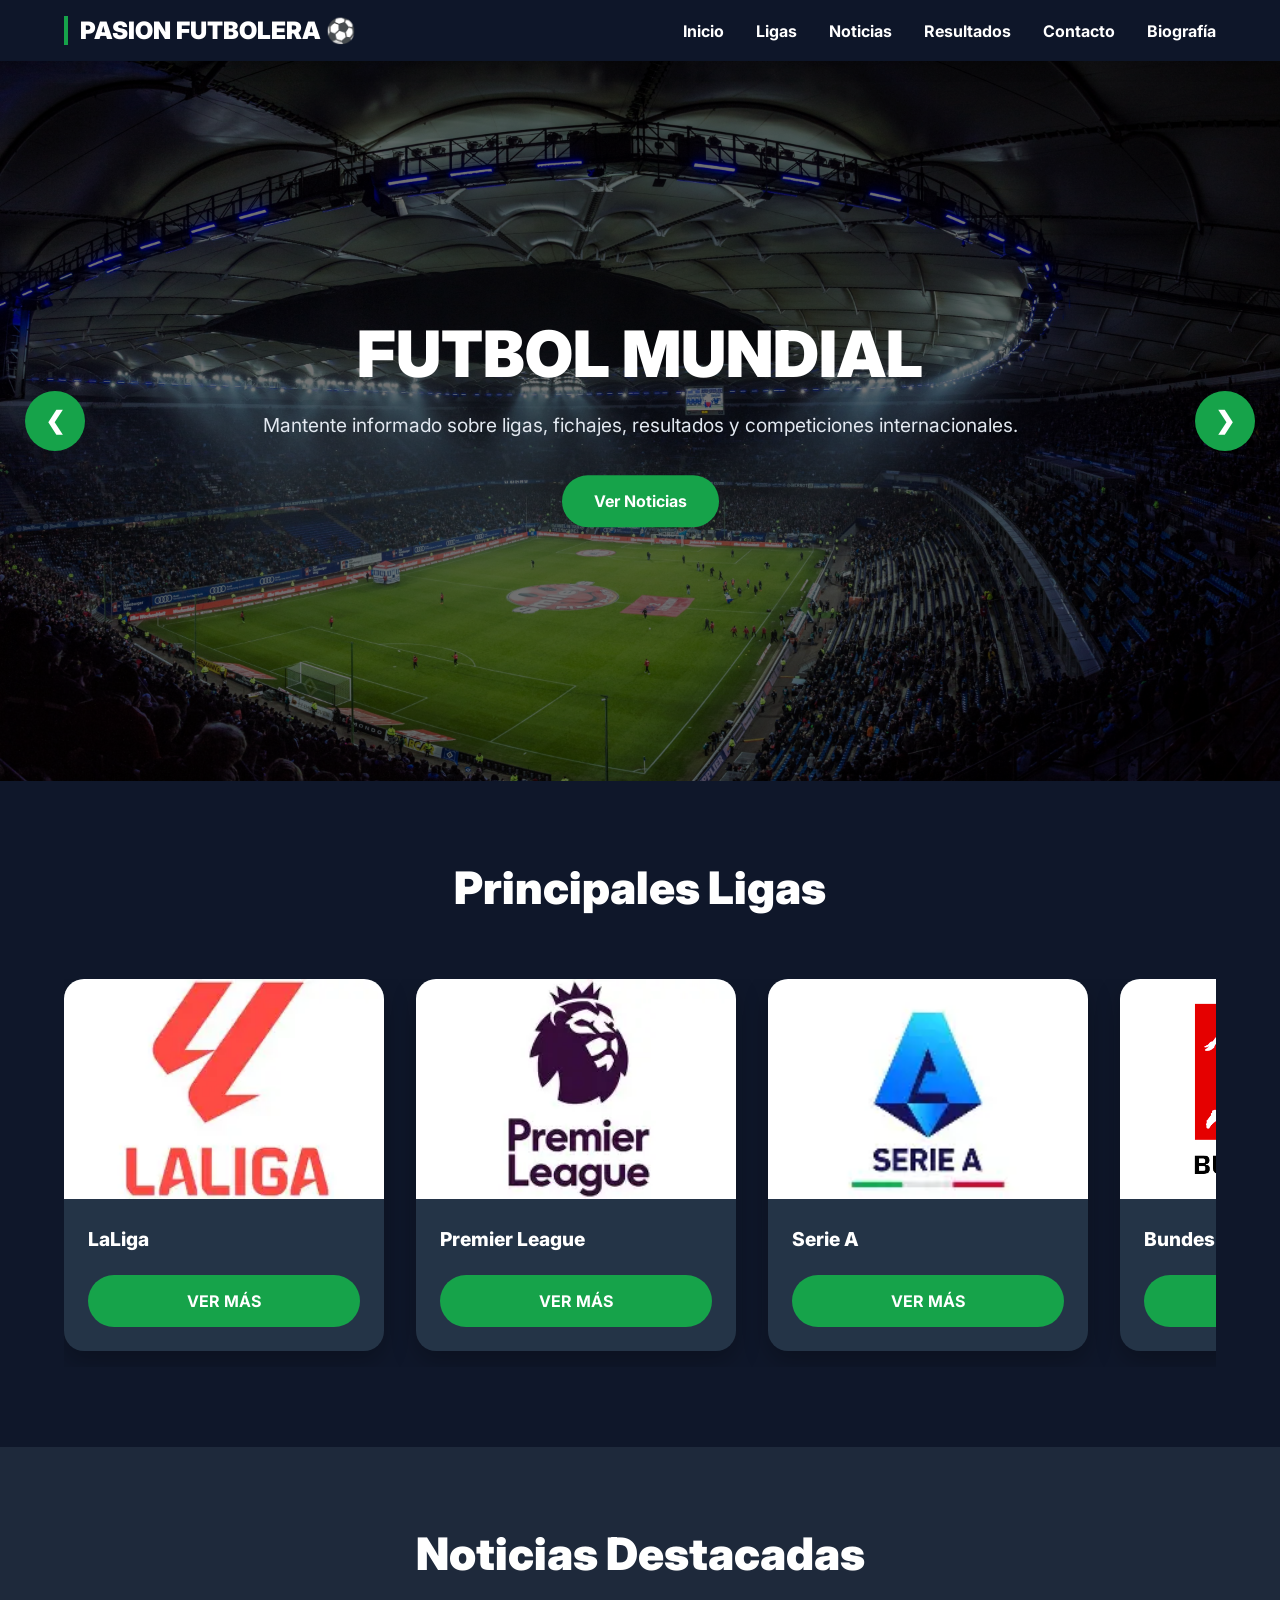
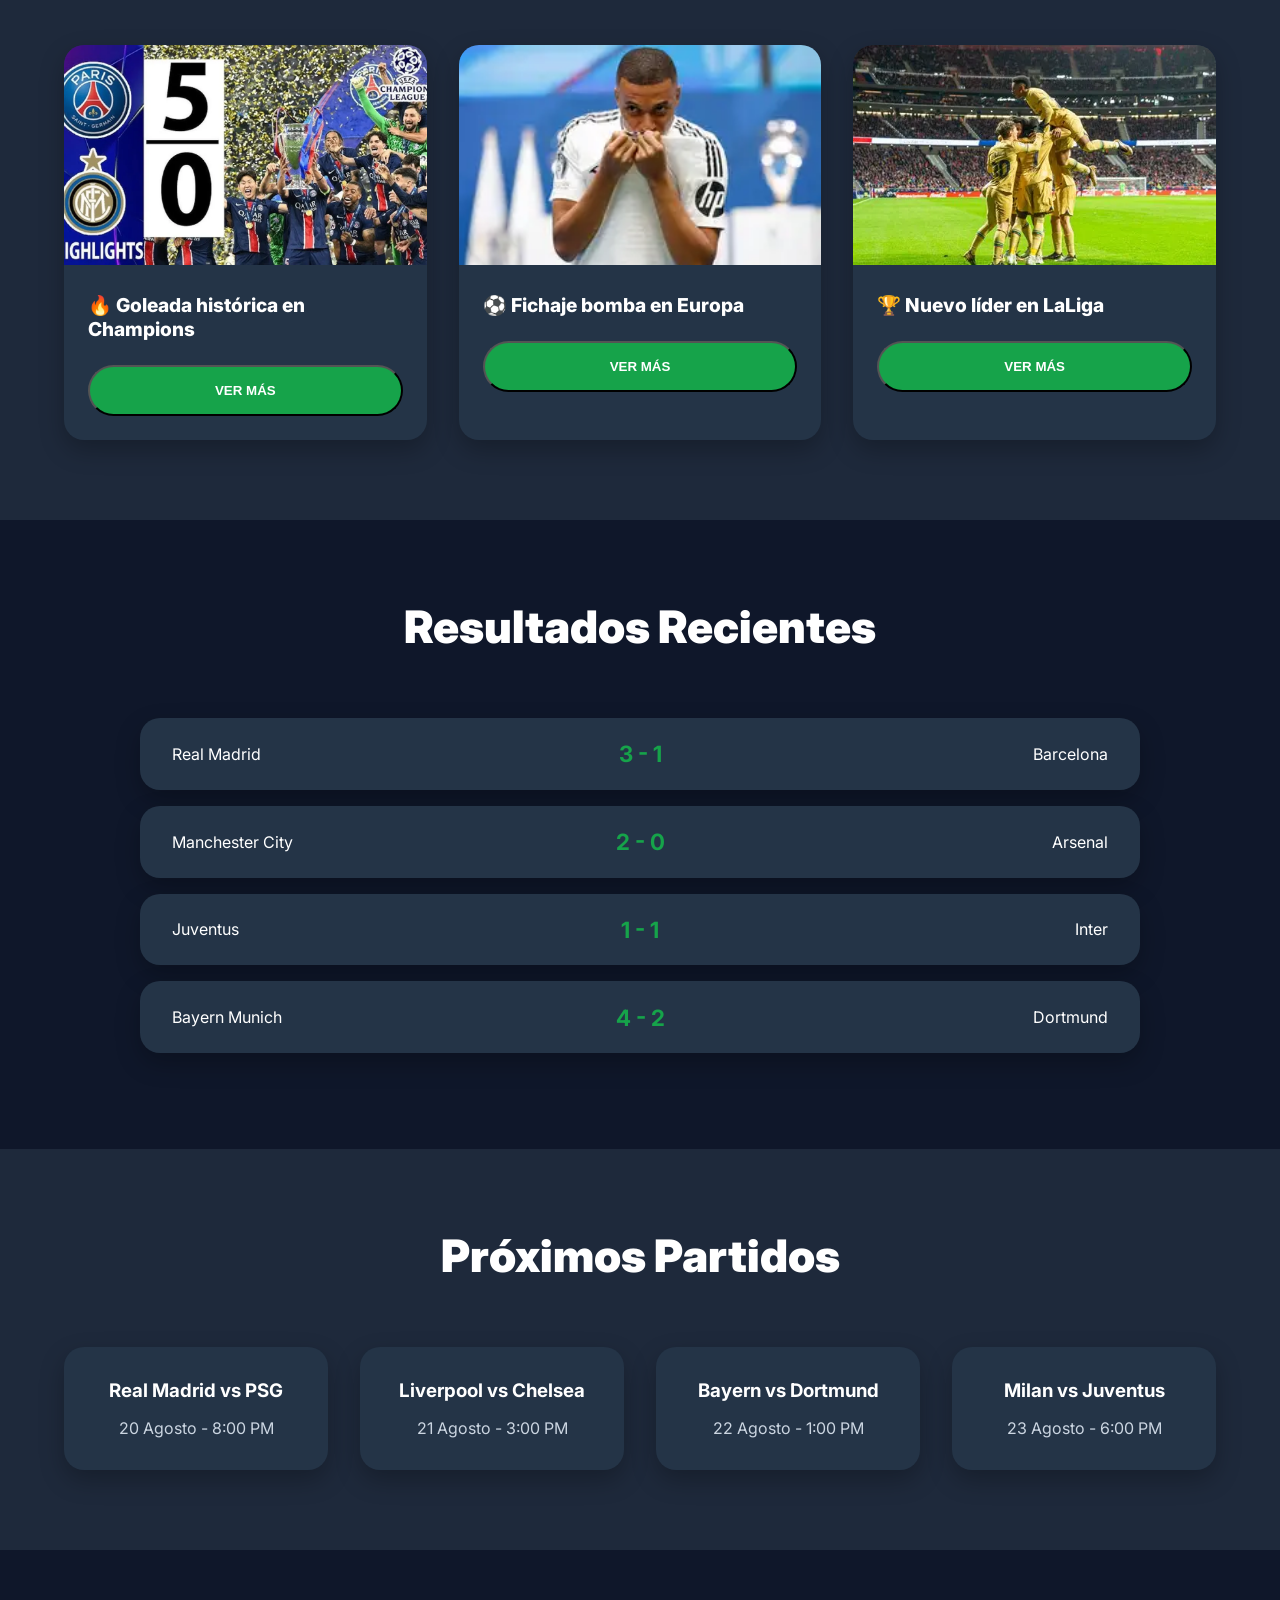
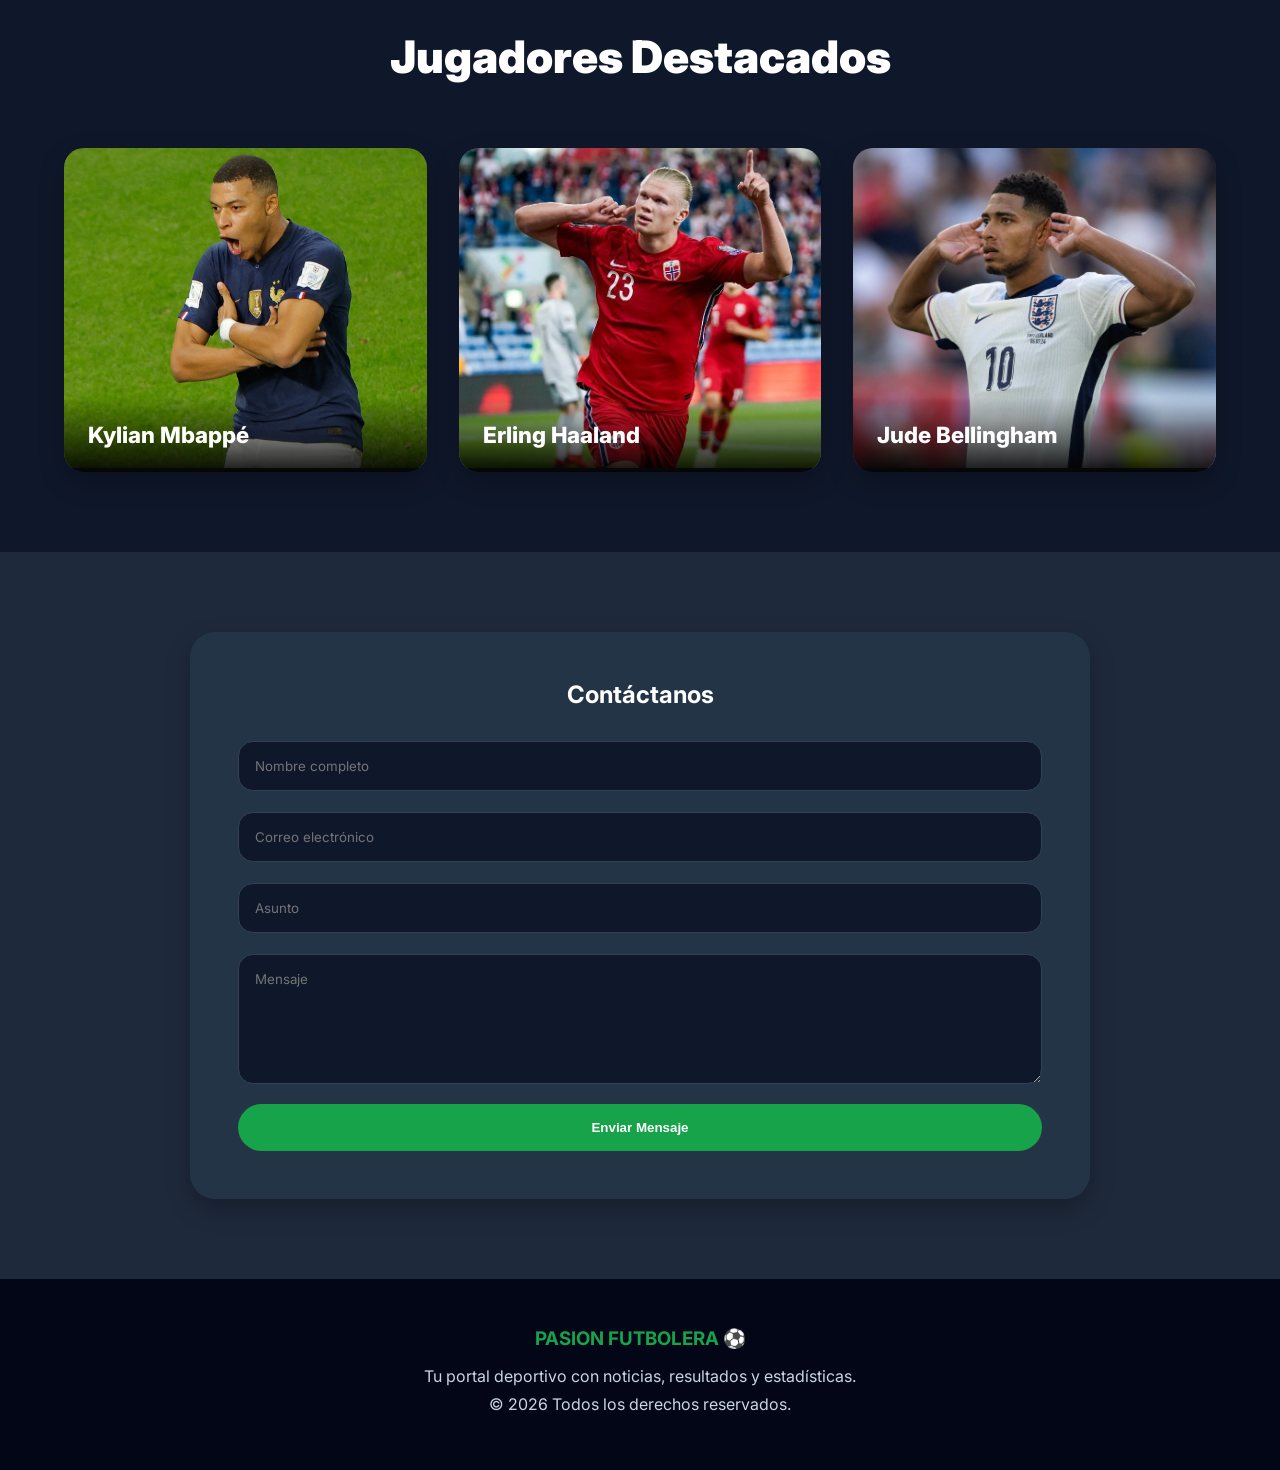
<file: index.html>
<!DOCTYPE html>
<html lang="es">

<head>
    <meta charset="UTF-8">
    <meta name="viewport" content="width=device-width, initial-scale=1.0">
    <title>PASION FUTBOLERA</title>

    <link href="https://fonts.googleapis.com/css2?family=Inter:wght@400;700;900&display=swap" rel="stylesheet">
    <link rel="stylesheet" href="style.css">
</head>

<body>

<!-- HEADER -->
<header class="encabezado">

    <div class="encabezado_logo">
        PASION FUTBOLERA ⚽
    </div>

    <nav class="nav_principal">
        <ul class="nav_principal_lista">
            <li><a href="#inicio">Inicio</a></li>
            <li><a href="#ligas">Ligas</a></li>
            <li><a href="#noticias">Noticias</a></li>
            <li><a href="#resultados">Resultados</a></li>
            <li><a href="#contacto">Contacto</a></li>
            <li><a href="biografia.html">Biografía</a></li>
        </ul>
    </nav>

</header>

<main>

<!-- CARRUSEL -->
<section id="inicio" class="carrusel">

    <div class="carrusel_contenedor">

        <div class="carrusel_slide activo">

            <img src="/resource/estadio.jpg" alt="Estadio">

            <div class="carrusel_texto">
                <h1>FUTBOL MUNDIAL</h1>
                <p>
                    Mantente informado sobre ligas, fichajes,
                    resultados y competiciones internacionales.
                </p>

                <a href="#noticias" class="carrusel_boton">
                    Ver Noticias
                </a>
            </div>

        </div>

        <div class="carrusel_slide">

            <img src="/resource/jugador.jpeg" alt="Jugador">

            <div class="carrusel_texto">
                <h1>CHAMPIONS LEAGUE</h1>
                <p>
                    Sigue los mejores partidos y estadísticas.
                </p>

                <a href="#resultados" class="carrusel_boton">
                    Ver Resultados
                </a>
            </div>

        </div>

    </div>

    <button class="carrusel__boton carrusel__boton--anterior">
        ❮
    </button>

    <button class="carrusel__boton carrusel__boton--siguiente">
        ❯
    </button>

</section>



   
<!-- LIGAS -->
<section id="ligas" class="catalogo">

    <h2 class="catalogo__titulo">
        Principales Ligas
    </h2>

    <div class="catalogo__grid">

        <article class="producto">
            <img src="/resource/laliga.webp" alt="">
            <h3 class="producto__nombre">LaLiga</h3>
            <a href="laliga.html" class="producto__boton">
                VER MÁS
            </a>
        </article>

        <article class="producto">
            <img src="/resource/la premier.webp" alt="">
            <h3 class="producto__nombre">Premier League</h3>
            <a href="lapremier.html" class="producto__boton">
                VER MÁS
            </a>
        </article>

        <article class="producto">
            <img src="/resource/serie A.webp" alt="">
            <h3 class="producto__nombre">Serie A</h3>
            <a href="seriea.html" class="producto__boton">
                VER MÁS
            </a>
        </article>

        <article class="producto">
            <img src="/resource/bundesliga.jpg" alt="">
            <h3 class="producto__nombre">Bundesliga</h3>
            <a href="Bundesliga.html" class="producto__boton">
                VER MÁS
            </a>
        </article>

        <article class="producto">
            <img src="/resource/ligue1.jpg" alt="">
            <h3 class="producto__nombre">Ligue 1</h3>
            <a href="ligue 1.html" class="producto__boton">
                VER MÁS
            </a>
        </article>

    </div>

</section>

<!-- NOTICIAS -->
<section id="noticias" class="catalogo">

    <h2 class="catalogo__titulo">Noticias Destacadas</h2>

    <div class="catalogo__grid">

        <article class="producto">
            <img src="/resource/goleada historica.webp" alt="">
            <h3 class="producto__nombre">
                🔥 Goleada histórica en Champions
            </h3>
            <button class="producto__boton">VER MÁS</button>
        </article>

        <article class="producto">
            <img src="/resource/fichaje bomba.webp" alt="">
            <h3 class="producto__nombre">
                ⚽ Fichaje bomba en Europa
            </h3>
            <button class="producto__boton">VER MÁS</button>
        </article>

        <article class="producto">
            <img src="/resource/lider en liga.webp" alt="">
            <h3 class="producto__nombre">
                🏆 Nuevo líder en LaLiga
            </h3>
            <button class="producto__boton">VER MÁS</button>
        </article>

    </div>

</section>

<!-- RESULTADOS -->
<section id="resultados" class="resultados">

    <h2 class="catalogo__titulo">
        Resultados Recientes
    </h2>

    <div class="resultados__contenedor">

        <div class="partido">
            <span>Real Madrid</span>
            <strong>3 - 1</strong>
            <span>Barcelona</span>
        </div>

        <div class="partido">
            <span>Manchester City</span>
            <strong>2 - 0</strong>
            <span>Arsenal</span>
        </div>

        <div class="partido">
            <span>Juventus</span>
            <strong>1 - 1</strong>
            <span>Inter</span>
        </div>

        <div class="partido">
            <span>Bayern Munich</span>
            <strong>4 - 2</strong>
            <span>Dortmund</span>
        </div>

    </div>

</section>

<!-- PROXIMOS PARTIDOS -->
<section class="proximos">

    <h2 class="catalogo__titulo">
        Próximos Partidos
    </h2>

    <div class="proximos__grid">

        <div class="encuentro">
            <h3>Real Madrid vs PSG</h3>
            <p>20 Agosto - 8:00 PM</p>
        </div>

        <div class="encuentro">
            <h3>Liverpool vs Chelsea</h3>
            <p>21 Agosto - 3:00 PM</p>
        </div>

        <div class="encuentro">
            <h3>Bayern vs Dortmund</h3>
            <p>22 Agosto - 1:00 PM</p>
        </div>

        <div class="encuentro">
            <h3>Milan vs Juventus</h3>
            <p>23 Agosto - 6:00 PM</p>
        </div>

    </div>

</section>


<!-- JUGADORES -->
<section class="jugadores">

    <h2 class="catalogo__titulo">
        Jugadores Destacados
    </h2>

    <div class="catalogo__grid">

        <article class="producto">
            <img src="/resource/mbappe destacado.jpg" alt="">
            <h3 class="producto__nombre">
                Kylian Mbappé
            </h3>
        </article>

        <article class="producto">
            <img src="/resource/erling destacado.jpg" alt="">
            <h3 class="producto__nombre">
                Erling Haaland
            </h3>
        </article>

        <article class="producto">
            <img src="resource/belin destacado.webp" alt="">
            <h3 class="producto__nombre">
                Jude Bellingham
            </h3>
        </article>

    </div>

</section>


<!-- CONTACTO -->
<section id="contacto" class="contacto">

    <div class="formulario-contacto">

        <h2 class="formulario-contacto__titulo">
            Contáctanos
        </h2>

        <form
            id="formularioContacto"
            class="formulario-contacto__formulario"
            >

            <input
                type="text"
                name="nombre"
                placeholder="Nombre completo"
                required>

            <input
                type="email"
                name="correo"
                placeholder="Correo electrónico"
                required>

            <input
                type="text"
                name="asunto"
                placeholder="Asunto"
                required>

            <textarea
                name="mensaje"
                rows="6"
                placeholder="Mensaje"
                required></textarea>

            <button type="submit">
                Enviar Mensaje
            </button>

            <div id="mensajeFormulario"></div>

        </form>

    </div>

</section>

</main>

<!-- FOOTER -->
<footer class="footer">

    <div class="footer__contenido">

        <h3>PASION FUTBOLERA ⚽</h3>

        <p>
            Tu portal deportivo con noticias,
            resultados y estadísticas.
        </p>

        <p>
            © 2026 Todos los derechos reservados.
        </p>

    </div>

</footer>
<script src="scrip.js"></script>
</body>
</html>
</file>
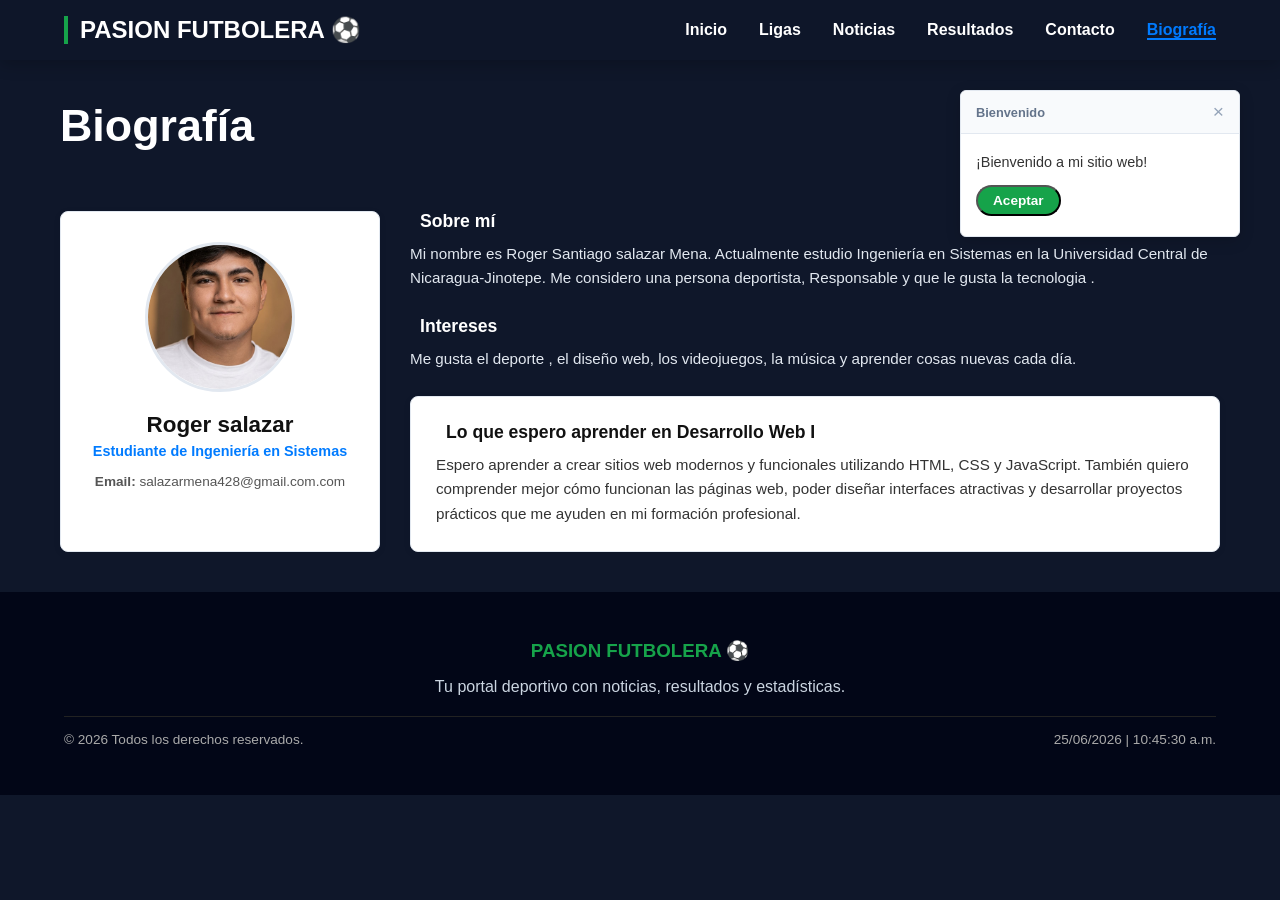
<file: biografia.html>
<!DOCTYPE html>
<html lang="es">

<head>
    <meta charset="UTF-8">
    <meta name="viewport" content="width=device-width, initial-scale=1.0">
    <title>Biografía - PASION FUTBOLERA</title>

    <link href="/resource/WhatsApp Image 2026-06-25 at 10.09.33 AM.jpeg" rel="stylesheet">
    <link rel="stylesheet" href="/resource/WhatsApp Image 2026-06-25 at 10.09.33 AM.jpeg">
    <link rel="stylesheet" href="biografia.css">
    <link rel="stylesheet" href="style.css">
</head>

<body>

<div class="alerta-bienvenida" id="alertaBienvenida">
    <div class="alerta-bienvenida__header">
        <span>Bienvenido</span>
        <button class="alerta-bienvenida__cerrar" onclick="document.getElementById('alertaBienvenida').style.display='none'">&times;</button>
    </div>
    <div class="alerta-bienvenida__cuerpo">
        <p>¡Bienvenido a mi sitio web!</p>
        <button class="carrusel_boton" style="padding: 6px 15px; font-size: 0.85rem;" onclick="document.getElementById('alertaBienvenida').style.display='none'">Aceptar</button>
    </div>
</div>

<header class="encabezado">
    <div class="encabezado_logo">
        PASION FUTBOLERA ⚽
    </div>
    <nav class="nav_principal">
        <ul class="nav_principal_lista">
            <li><a href="index.html#inicio">Inicio</a></li>
            <li><a href="index.html#ligas">Ligas</a></li>
            <li><a href="index.html#noticias">Noticias</a></li>
            <li><a href="index.html#resultados">Resultados</a></li>
            <li><a href="index.html#contacto">Contacto</a></li>
            <li><a href="biografia.html" class="activo">Biografía</a></li>
        </ul>
    </nav>
</header>

<main>
    <section class="biografia-seccion">
        <div class="biografia__contenedor">
            
            <h2 class="catalogo__titulo" style="grid-column: 1 / -1; text-align: left; margin-bottom: 30px;">
                Biografía
            </h2>

            <aside class="biografia__tarjeta">
                <div class="biografia__avatar">
                    <img src="/resource/WhatsApp Image 2026-06-25 at 10.09.33 AM.jpeg" alt="Juan Pérez">
                </div>
                <h3 class="biografia__nombre">Roger salazar</h3>
                <p class="biografia__carrera">Estudiante de Ingeniería en Sistemas</p>
                <p class="biografia__correo"><strong>Email:</strong> salazarmena428@gmail.com.com</p>
                
                <div class="biografia__redes">
                    <a href="#"><i class="fab fa-facebook-f"></i></a>
                    <a href="#"><i class="fab fa-instagram"></i></a>
                    <a href="#"><i class="fab fa-github"></i></a>
                    <a href="#"><i class="fab fa-linkedin-in"></i></a>
                </div>
            </aside>

            <div class="biografia__info">
                
                <div class="biografia__bloque">
                    <h4><i class="fas fa-user-graduate"></i> Sobre mí</h4>
                    <p>Mi nombre es Roger Santiago salazar Mena. Actualmente estudio Ingeniería en Sistemas en la Universidad Central de Nicaragua-Jinotepe. Me considero una persona deportista, Responsable y que le gusta la tecnologia .</p>
                </div>

                <div class="biografia__bloque">
                    <h4><i class="fas fa-star"></i> Intereses</h4>
                    <p>Me gusta el deporte , el diseño web, los videojuegos, la música y aprender cosas nuevas cada día.</p>
                </div>

                <div class="biografia__bloque biografia__bloque--destacado">
                    <h4><i class="fas fa-book-open"></i> Lo que espero aprender en Desarrollo Web I</h4>
                    <p>Espero aprender a crear sitios web modernos y funcionales utilizando HTML, CSS y JavaScript. También quiero comprender mejor cómo funcionan las páginas web, poder diseñar interfaces atractivas y desarrollar proyectos prácticos que me ayuden en mi formación profesional.</p>
                </div>

            </div>

        </div>
    </section>
</main>

<footer class="footer">
    <div class="footer__contenido">
        <h3>PASION FUTBOLERA ⚽</h3>
        <p>Tu portal deportivo con noticias, resultados y estadísticas.</p>
        <div class="footer__detalles" style="display: flex; justify-content: space-between; width: 100%; max-width: 1200px; margin-top: 20px; font-size: 0.85rem; border-top: 1px solid #222; padding-top: 15px; color: #aaa;">
            <span>© 2026 Todos los derechos reservados.</span>
            <span>25/06/2026 | 10:45:30 a.m.</span>
        </div>
    </div>
</footer>

<script src="scrip.js"></script>
</body>
</html>
</file>
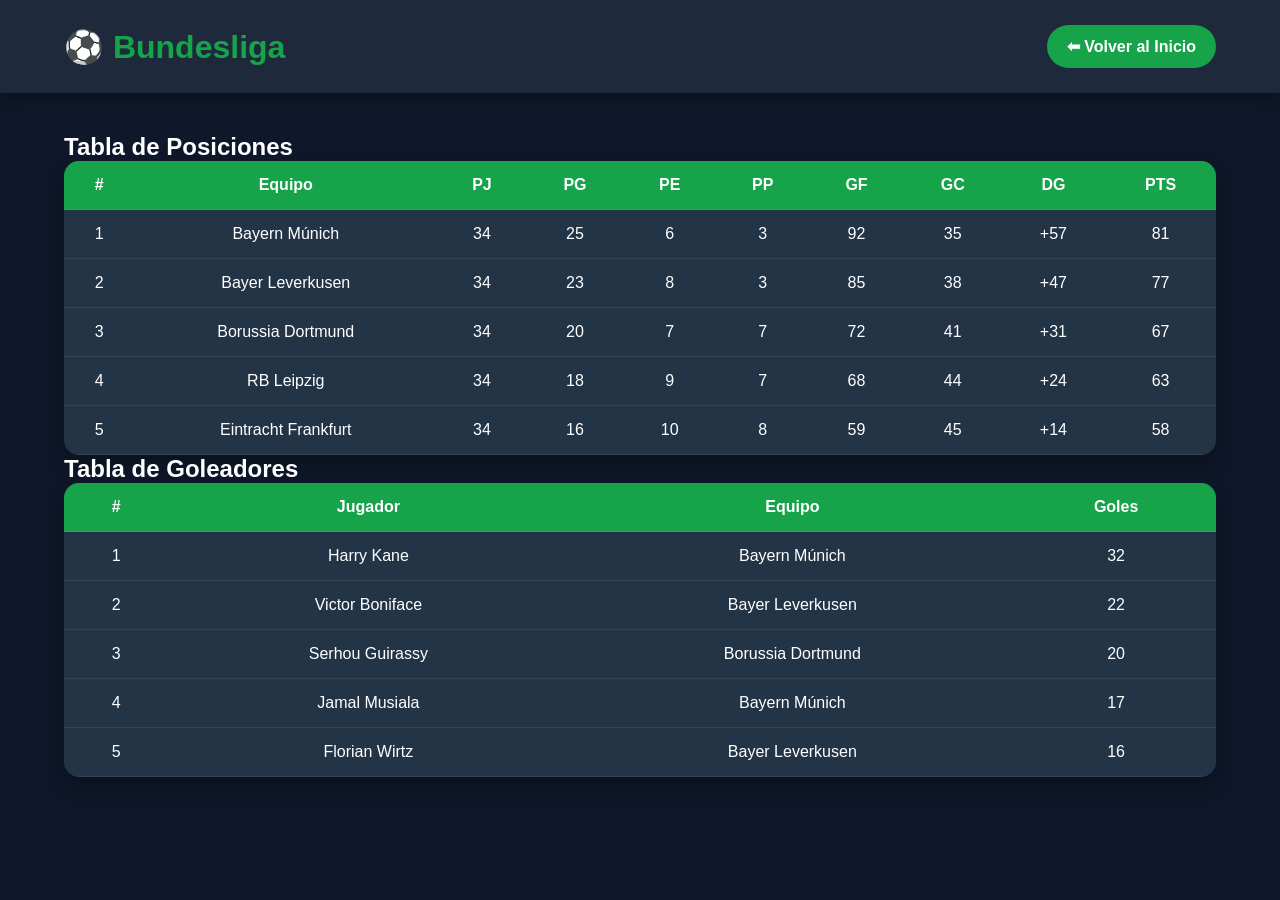
<file: Bundesliga.html>
<!DOCTYPE html>

<html lang="es">
<head>
    <meta charset="UTF-8">
    <meta name="viewport" content="width=device-width, initial-scale=1.0">
    <title>Bundesliga - Pasión Futbolera</title>
    <link rel="stylesheet" href="ligas.css">
</head>

<body>

<header class="cabecera">

    <h1>⚽ Bundesliga</h1>

    <a href="index.html" class="volver">⬅ Volver al Inicio</a>

</header>


<section class="contenido">


<h2>Tabla de Posiciones</h2>


<table>

    <thead>

        <tr>
            <th>#</th>
            <th>Equipo</th>
            <th>PJ</th>
            <th>PG</th>
            <th>PE</th>
            <th>PP</th>
            <th>GF</th>
            <th>GC</th>
            <th>DG</th>
            <th>PTS</th>
        </tr>

    </thead>


    <tbody>


        <tr>
            <td>1</td>
            <td>Bayern Múnich</td>
            <td>34</td>
            <td>25</td>
            <td>6</td>
            <td>3</td>
            <td>92</td>
            <td>35</td>
            <td>+57</td>
            <td>81</td>
        </tr>


        <tr>
            <td>2</td>
            <td>Bayer Leverkusen</td>
            <td>34</td>
            <td>23</td>
            <td>8</td>
            <td>3</td>
            <td>85</td>
            <td>38</td>
            <td>+47</td>
            <td>77</td>
        </tr>


        <tr>
            <td>3</td>
            <td>Borussia Dortmund</td>
            <td>34</td>
            <td>20</td>
            <td>7</td>
            <td>7</td>
            <td>72</td>
            <td>41</td>
            <td>+31</td>
            <td>67</td>
        </tr>


        <tr>
            <td>4</td>
            <td>RB Leipzig</td>
            <td>34</td>
            <td>18</td>
            <td>9</td>
            <td>7</td>
            <td>68</td>
            <td>44</td>
            <td>+24</td>
            <td>63</td>
        </tr>


        <tr>
            <td>5</td>
            <td>Eintracht Frankfurt</td>
            <td>34</td>
            <td>16</td>
            <td>10</td>
            <td>8</td>
            <td>59</td>
            <td>45</td>
            <td>+14</td>
            <td>58</td>
        </tr>


    </tbody>

</table>



<h2>Tabla de Goleadores</h2>


<table>

    <thead>

        <tr>
            <th>#</th>
            <th>Jugador</th>
            <th>Equipo</th>
            <th>Goles</th>
        </tr>

    </thead>


    <tbody>


        <tr>
            <td>1</td>
            <td>Harry Kane</td>
            <td>Bayern Múnich</td>
            <td>32</td>
        </tr>


        <tr>
            <td>2</td>
            <td>Victor Boniface</td>
            <td>Bayer Leverkusen</td>
            <td>22</td>
        </tr>


        <tr>
            <td>3</td>
            <td>Serhou Guirassy</td>
            <td>Borussia Dortmund</td>
            <td>20</td>
        </tr>


        <tr>
            <td>4</td>
            <td>Jamal Musiala</td>
            <td>Bayern Múnich</td>
            <td>17</td>
        </tr>


        <tr>
            <td>5</td>
            <td>Florian Wirtz</td>
            <td>Bayer Leverkusen</td>
            <td>16</td>
        </tr>


    </tbody>


</table>



</section>


</body>

</html>
</file>
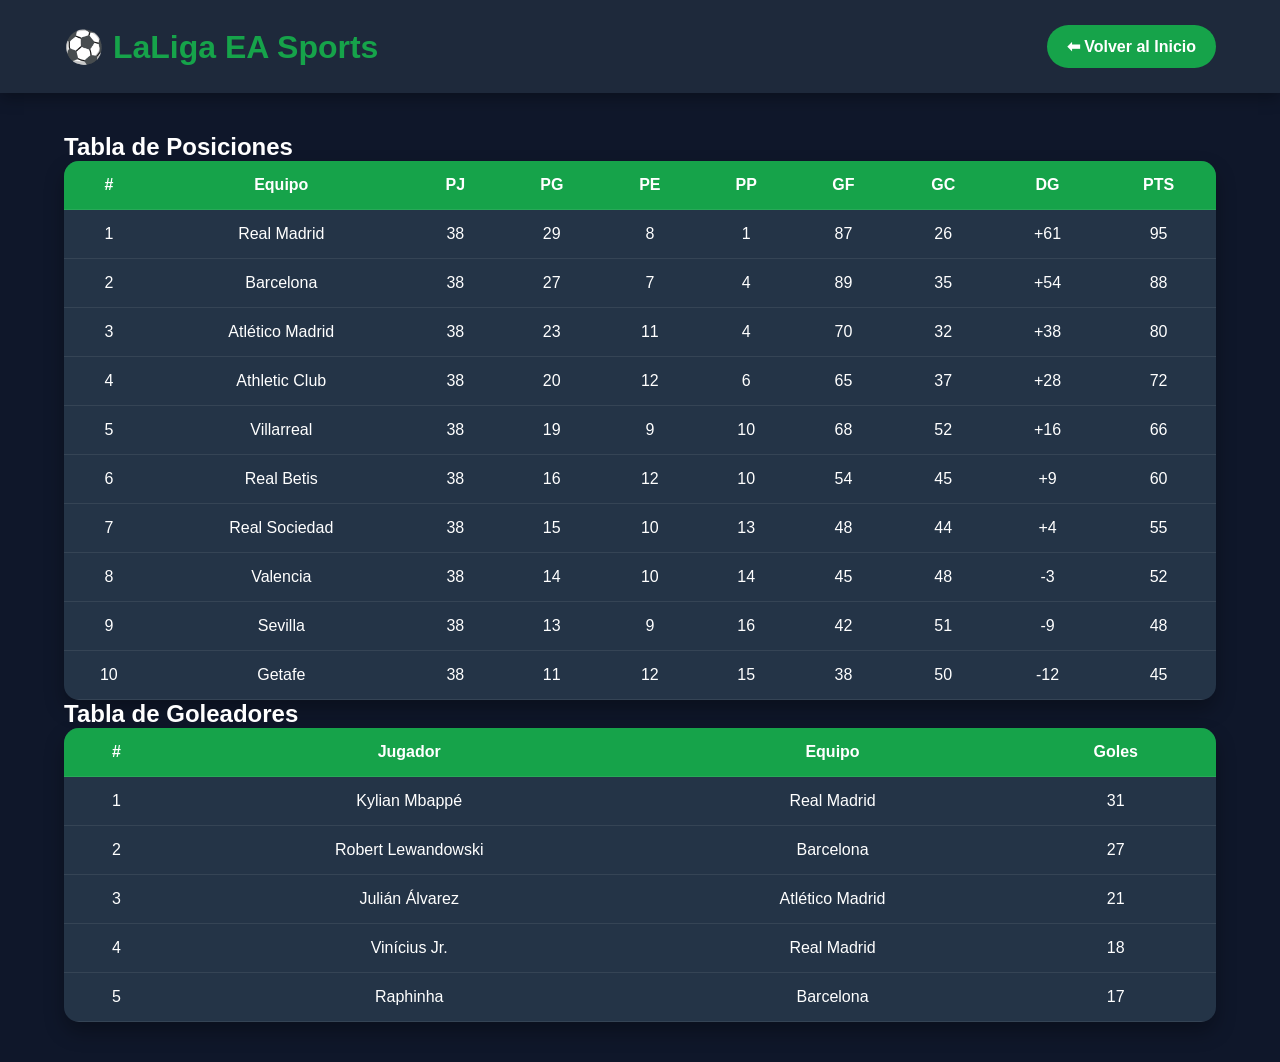
<file: laliga.html>
<!DOCTYPE html>

<html lang="es">
<head>
    <meta charset="UTF-8">
    <meta name="viewport" content="width=device-width, initial-scale=1.0">
    <title>LaLiga - Pasión Futbolera</title>
    <link rel="stylesheet" href="ligas.css">
</head>
<body>

<header class="cabecera">
    <h1>⚽ LaLiga EA Sports</h1>
    <a href="index.html" class="volver">⬅ Volver al Inicio</a>
</header>

<section class="contenido">

<h2>Tabla de Posiciones</h2>

<table>
    <thead>
        <tr>
            <th>#</th>
            <th>Equipo</th>
            <th>PJ</th>
            <th>PG</th>
            <th>PE</th>
            <th>PP</th>
            <th>GF</th>
            <th>GC</th>
            <th>DG</th>
            <th>PTS</th>
        </tr>
    </thead>

    <tbody>

        <tr>
            <td>1</td>
            <td>Real Madrid</td>
            <td>38</td>
            <td>29</td>
            <td>8</td>
            <td>1</td>
            <td>87</td>
            <td>26</td>
            <td>+61</td>
            <td>95</td>
        </tr>

        <tr>
            <td>2</td>
            <td>Barcelona</td>
            <td>38</td>
            <td>27</td>
            <td>7</td>
            <td>4</td>
            <td>89</td>
            <td>35</td>
            <td>+54</td>
            <td>88</td>
        </tr>

        <tr>
            <td>3</td>
            <td>Atlético Madrid</td>
            <td>38</td>
            <td>23</td>
            <td>11</td>
            <td>4</td>
            <td>70</td>
            <td>32</td>
            <td>+38</td>
            <td>80</td>
        </tr>

        <tr>
            <td>4</td>
            <td>Athletic Club</td>
            <td>38</td>
            <td>20</td>
            <td>12</td>
            <td>6</td>
            <td>65</td>
            <td>37</td>
            <td>+28</td>
            <td>72</td>
        </tr>

        <tr>
            <td>5</td>
            <td>Villarreal</td>
            <td>38</td>
            <td>19</td>
            <td>9</td>
            <td>10</td>
            <td>68</td>
            <td>52</td>
            <td>+16</td>
            <td>66</td>
        </tr>

        <tr>
            <td>6</td>
            <td>Real Betis</td>
            <td>38</td>
            <td>16</td>
            <td>12</td>
            <td>10</td>
            <td>54</td>
            <td>45</td>
            <td>+9</td>
            <td>60</td>
        </tr>

        <tr>
            <td>7</td>
            <td>Real Sociedad</td>
            <td>38</td>
            <td>15</td>
            <td>10</td>
            <td>13</td>
            <td>48</td>
            <td>44</td>
            <td>+4</td>
            <td>55</td>
        </tr>

        <tr>
            <td>8</td>
            <td>Valencia</td>
            <td>38</td>
            <td>14</td>
            <td>10</td>
            <td>14</td>
            <td>45</td>
            <td>48</td>
            <td>-3</td>
            <td>52</td>
        </tr>

        <tr>
            <td>9</td>
            <td>Sevilla</td>
            <td>38</td>
            <td>13</td>
            <td>9</td>
            <td>16</td>
            <td>42</td>
            <td>51</td>
            <td>-9</td>
            <td>48</td>
        </tr>

        <tr>
            <td>10</td>
            <td>Getafe</td>
            <td>38</td>
            <td>11</td>
            <td>12</td>
            <td>15</td>
            <td>38</td>
            <td>50</td>
            <td>-12</td>
            <td>45</td>
        </tr>

    </tbody>
</table>

<h2>Tabla de Goleadores</h2>

<table>
    <thead>
        <tr>
            <th>#</th>
            <th>Jugador</th>
            <th>Equipo</th>
            <th>Goles</th>
        </tr>
    </thead>

    <tbody>
        <tr>
            <td>1</td>
            <td>Kylian Mbappé</td>
            <td>Real Madrid</td>
            <td>31</td>
        </tr>

        <tr>
            <td>2</td>
            <td>Robert Lewandowski</td>
            <td>Barcelona</td>
            <td>27</td>
        </tr>

        <tr>
            <td>3</td>
            <td>Julián Álvarez</td>
            <td>Atlético Madrid</td>
            <td>21</td>
        </tr>

        <tr>
            <td>4</td>
            <td>Vinícius Jr.</td>
            <td>Real Madrid</td>
            <td>18</td>
        </tr>

        <tr>
            <td>5</td>
            <td>Raphinha</td>
            <td>Barcelona</td>
            <td>17</td>
        </tr>
    </tbody>
</table>


</section>

</body>
</html>
</file>
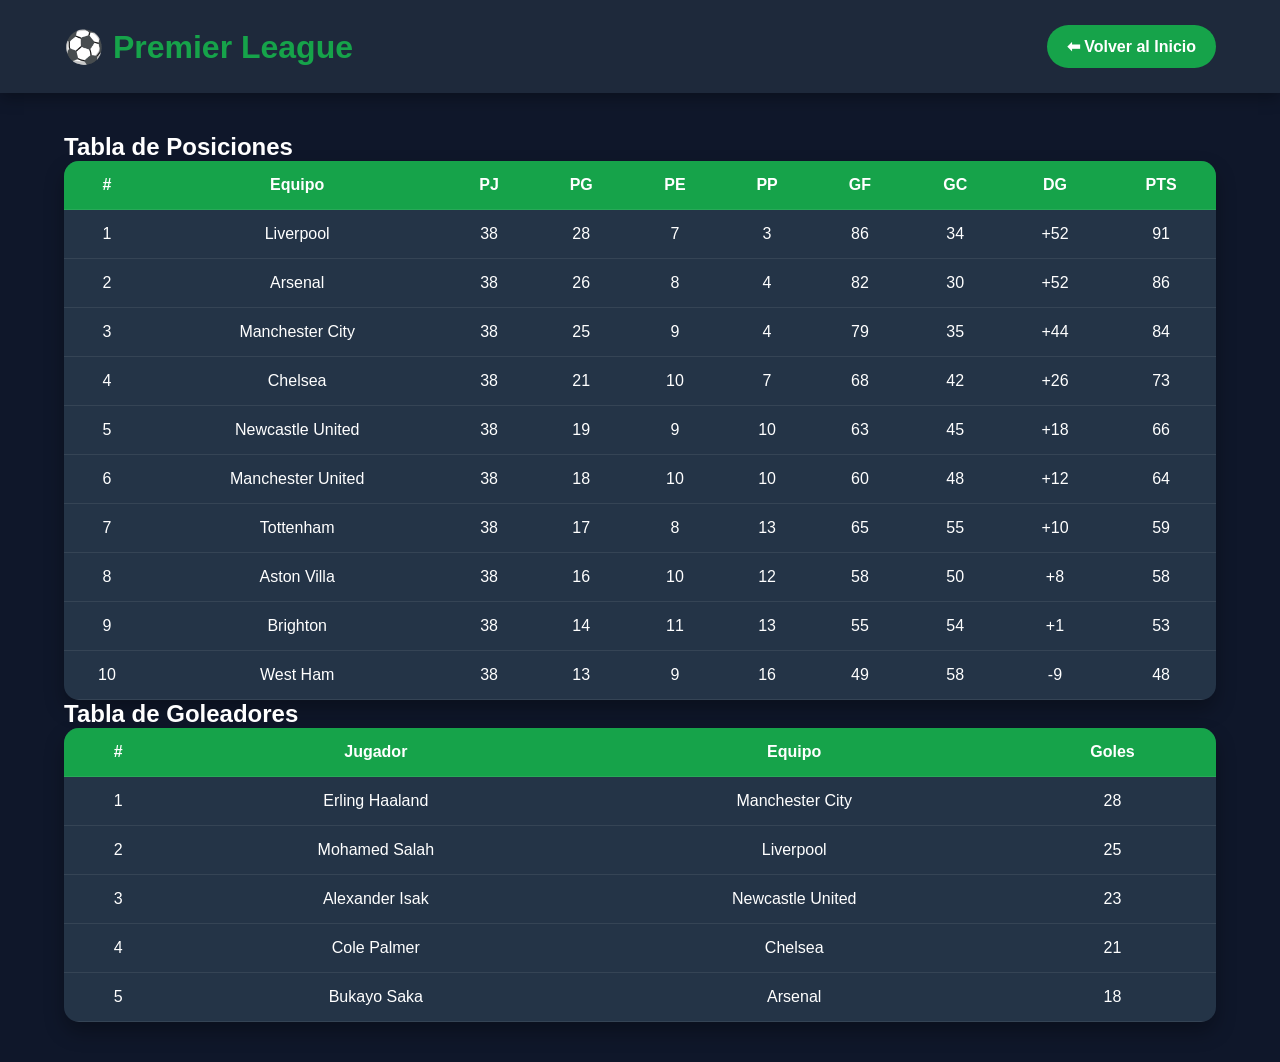
<file: lapremier.html>
<!DOCTYPE html>

<html lang="es">
<head>
    <meta charset="UTF-8">
    <meta name="viewport" content="width=device-width, initial-scale=1.0">
    <title>Premier League - Pasión Futbolera</title>
    <link rel="stylesheet" href="ligas.css">
</head>

<body>

<header class="cabecera">
    <h1>⚽ Premier League</h1>
    <a href="index.html" class="volver">⬅ Volver al Inicio</a>
</header>


<section class="contenido">


<h2>Tabla de Posiciones</h2>

<table>

    <thead>
        <tr>
            <th>#</th>
            <th>Equipo</th>
            <th>PJ</th>
            <th>PG</th>
            <th>PE</th>
            <th>PP</th>
            <th>GF</th>
            <th>GC</th>
            <th>DG</th>
            <th>PTS</th>
        </tr>
    </thead>


    <tbody>

        <tr>
            <td>1</td>
            <td>Liverpool</td>
            <td>38</td>
            <td>28</td>
            <td>7</td>
            <td>3</td>
            <td>86</td>
            <td>34</td>
            <td>+52</td>
            <td>91</td>
        </tr>


        <tr>
            <td>2</td>
            <td>Arsenal</td>
            <td>38</td>
            <td>26</td>
            <td>8</td>
            <td>4</td>
            <td>82</td>
            <td>30</td>
            <td>+52</td>
            <td>86</td>
        </tr>


        <tr>
            <td>3</td>
            <td>Manchester City</td>
            <td>38</td>
            <td>25</td>
            <td>9</td>
            <td>4</td>
            <td>79</td>
            <td>35</td>
            <td>+44</td>
            <td>84</td>
        </tr>


        <tr>
            <td>4</td>
            <td>Chelsea</td>
            <td>38</td>
            <td>21</td>
            <td>10</td>
            <td>7</td>
            <td>68</td>
            <td>42</td>
            <td>+26</td>
            <td>73</td>
        </tr>


        <tr>
            <td>5</td>
            <td>Newcastle United</td>
            <td>38</td>
            <td>19</td>
            <td>9</td>
            <td>10</td>
            <td>63</td>
            <td>45</td>
            <td>+18</td>
            <td>66</td>
        </tr>


        <tr>
            <td>6</td>
            <td>Manchester United</td>
            <td>38</td>
            <td>18</td>
            <td>10</td>
            <td>10</td>
            <td>60</td>
            <td>48</td>
            <td>+12</td>
            <td>64</td>
        </tr>


        <tr>
            <td>7</td>
            <td>Tottenham</td>
            <td>38</td>
            <td>17</td>
            <td>8</td>
            <td>13</td>
            <td>65</td>
            <td>55</td>
            <td>+10</td>
            <td>59</td>
        </tr>


        <tr>
            <td>8</td>
            <td>Aston Villa</td>
            <td>38</td>
            <td>16</td>
            <td>10</td>
            <td>12</td>
            <td>58</td>
            <td>50</td>
            <td>+8</td>
            <td>58</td>
        </tr>


        <tr>
            <td>9</td>
            <td>Brighton</td>
            <td>38</td>
            <td>14</td>
            <td>11</td>
            <td>13</td>
            <td>55</td>
            <td>54</td>
            <td>+1</td>
            <td>53</td>
        </tr>


        <tr>
            <td>10</td>
            <td>West Ham</td>
            <td>38</td>
            <td>13</td>
            <td>9</td>
            <td>16</td>
            <td>49</td>
            <td>58</td>
            <td>-9</td>
            <td>48</td>
        </tr>


    </tbody>

</table>



<h2>Tabla de Goleadores</h2>

<table>
    <thead>
        <tr>
            <th>#</th>
            <th>Jugador</th>
            <th>Equipo</th>
            <th>Goles</th>
        </tr>
    </thead>

    <tbody>

        <tr>
            <td>1</td>
            <td>Erling Haaland</td>
            <td>Manchester City</td>
            <td>28</td>
        </tr>

        <tr>
            <td>2</td>
            <td>Mohamed Salah</td>
            <td>Liverpool</td>
            <td>25</td>
        </tr>

        <tr>
            <td>3</td>
            <td>Alexander Isak</td>
            <td>Newcastle United</td>
            <td>23</td>
        </tr>

        <tr>
            <td>4</td>
            <td>Cole Palmer</td>
            <td>Chelsea</td>
            <td>21</td>
        </tr>

        <tr>
            <td>5</td>
            <td>Bukayo Saka</td>
            <td>Arsenal</td>
            <td>18</td>
        </tr>

    </tbody>
</table>

</section>


</body>

</html>
</file>
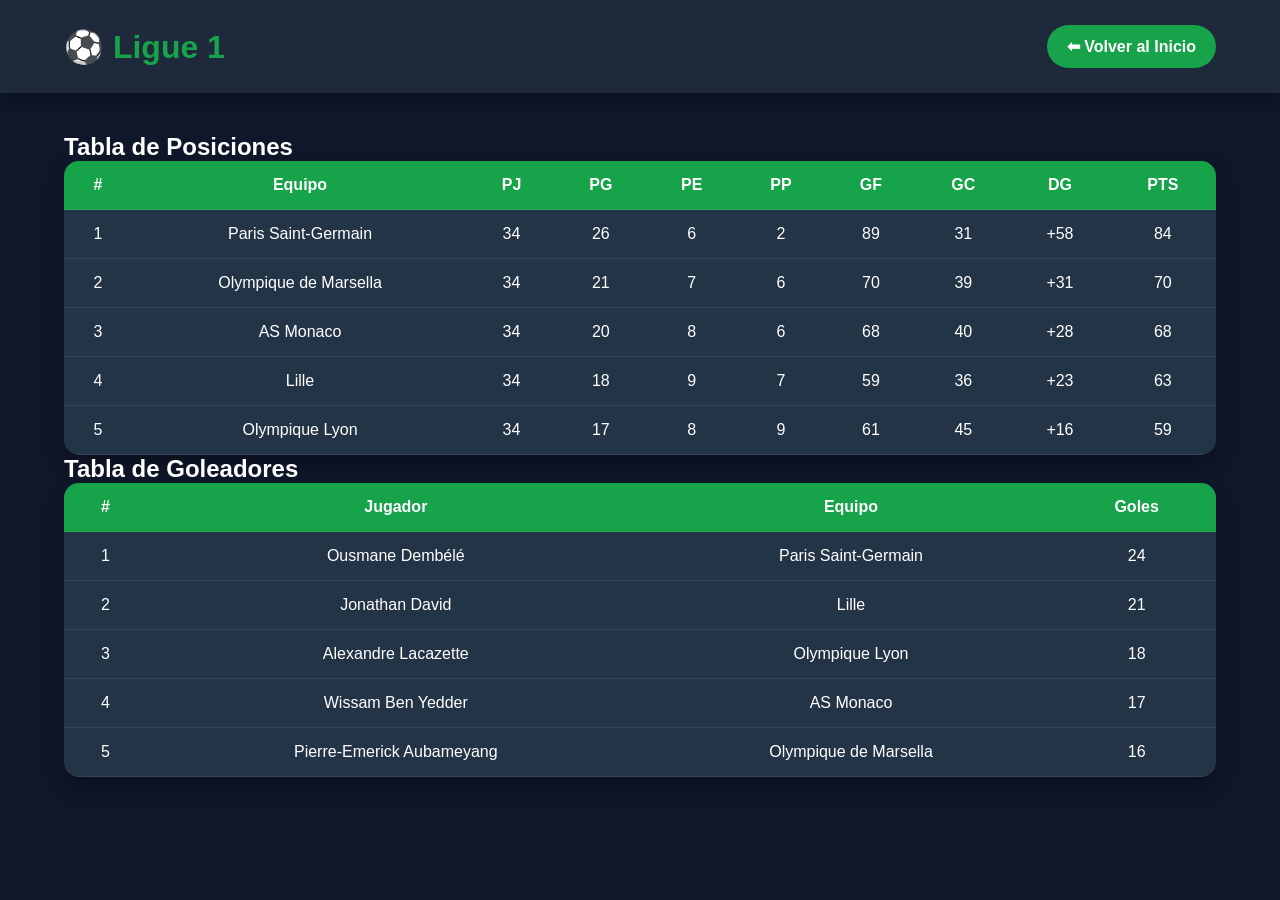
<file: ligue 1.html>
<!DOCTYPE html>

<html lang="es">
<head>
    <meta charset="UTF-8">
    <meta name="viewport" content="width=device-width, initial-scale=1.0">
    <title>Ligue 1 - Pasión Futbolera</title>
    <link rel="stylesheet" href="ligas.css">
</head>

<body>

<header class="cabecera">

    <h1>⚽ Ligue 1</h1>

    <a href="index.html" class="volver">⬅ Volver al Inicio</a>

</header>


<section class="contenido">


<h2>Tabla de Posiciones</h2>


<table>

    <thead>

        <tr>
            <th>#</th>
            <th>Equipo</th>
            <th>PJ</th>
            <th>PG</th>
            <th>PE</th>
            <th>PP</th>
            <th>GF</th>
            <th>GC</th>
            <th>DG</th>
            <th>PTS</th>
        </tr>

    </thead>


    <tbody>


        <tr>
            <td>1</td>
            <td>Paris Saint-Germain</td>
            <td>34</td>
            <td>26</td>
            <td>6</td>
            <td>2</td>
            <td>89</td>
            <td>31</td>
            <td>+58</td>
            <td>84</td>
        </tr>


        <tr>
            <td>2</td>
            <td>Olympique de Marsella</td>
            <td>34</td>
            <td>21</td>
            <td>7</td>
            <td>6</td>
            <td>70</td>
            <td>39</td>
            <td>+31</td>
            <td>70</td>
        </tr>


        <tr>
            <td>3</td>
            <td>AS Monaco</td>
            <td>34</td>
            <td>20</td>
            <td>8</td>
            <td>6</td>
            <td>68</td>
            <td>40</td>
            <td>+28</td>
            <td>68</td>
        </tr>


        <tr>
            <td>4</td>
            <td>Lille</td>
            <td>34</td>
            <td>18</td>
            <td>9</td>
            <td>7</td>
            <td>59</td>
            <td>36</td>
            <td>+23</td>
            <td>63</td>
        </tr>


        <tr>
            <td>5</td>
            <td>Olympique Lyon</td>
            <td>34</td>
            <td>17</td>
            <td>8</td>
            <td>9</td>
            <td>61</td>
            <td>45</td>
            <td>+16</td>
            <td>59</td>
        </tr>


    </tbody>

</table>



<h2>Tabla de Goleadores</h2>


<table>

    <thead>

        <tr>
            <th>#</th>
            <th>Jugador</th>
            <th>Equipo</th>
            <th>Goles</th>
        </tr>

    </thead>


    <tbody>


        <tr>
            <td>1</td>
            <td>Ousmane Dembélé</td>
            <td>Paris Saint-Germain</td>
            <td>24</td>
        </tr>


        <tr>
            <td>2</td>
            <td>Jonathan David</td>
            <td>Lille</td>
            <td>21</td>
        </tr>


        <tr>
            <td>3</td>
            <td>Alexandre Lacazette</td>
            <td>Olympique Lyon</td>
            <td>18</td>
        </tr>


        <tr>
            <td>4</td>
            <td>Wissam Ben Yedder</td>
            <td>AS Monaco</td>
            <td>17</td>
        </tr>


        <tr>
            <td>5</td>
            <td>Pierre-Emerick Aubameyang</td>
            <td>Olympique de Marsella</td>
            <td>16</td>
        </tr>


    </tbody>


</table>



</section>


</body>

</html>
</file>
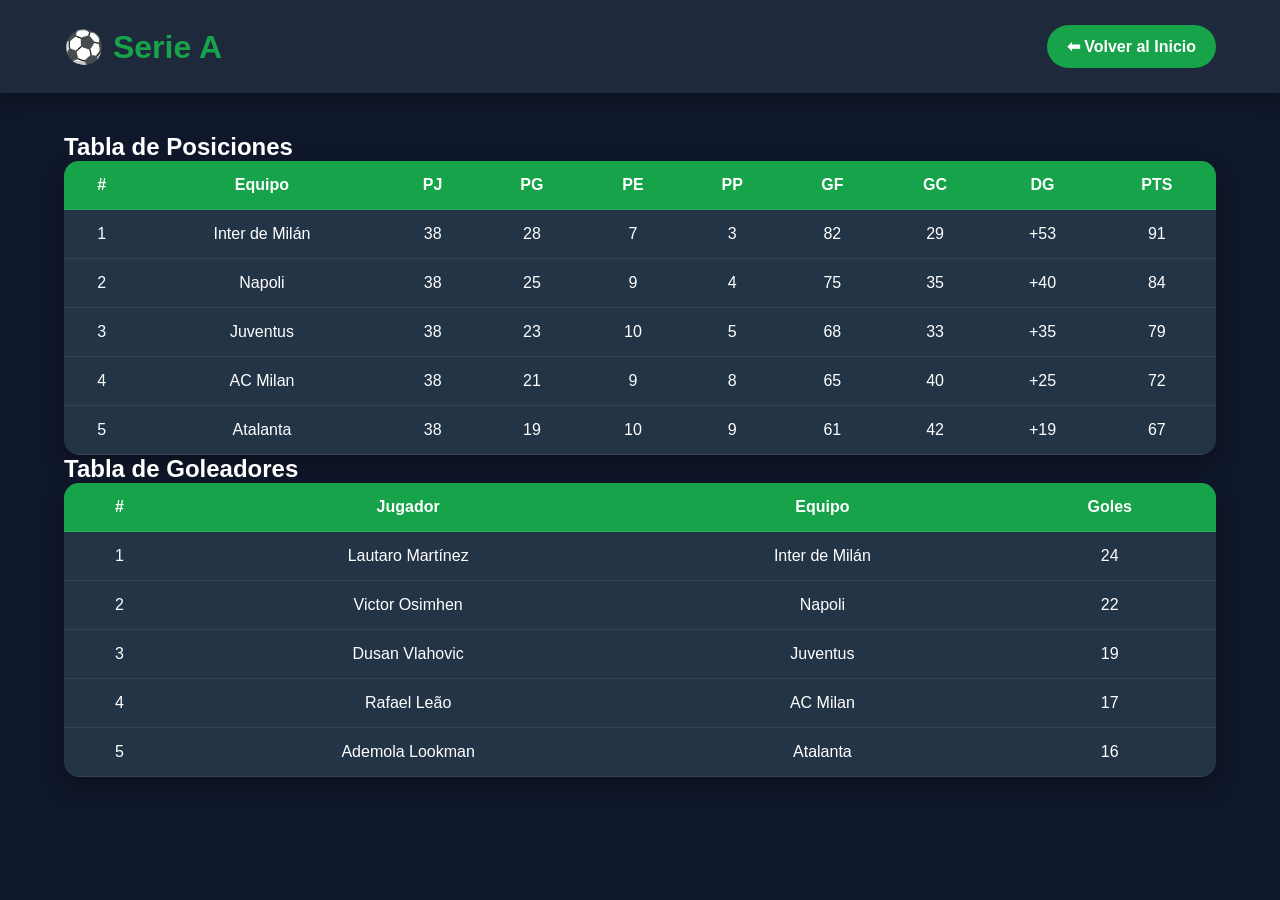
<file: seriea.html>
<!DOCTYPE html>

<html lang="es">
<head>
    <meta charset="UTF-8">
    <meta name="viewport" content="width=device-width, initial-scale=1.0">
    <title>Serie A - Pasión Futbolera</title>
    <link rel="stylesheet" href="ligas.css">
</head>

<body>

<header class="cabecera">

    <h1>⚽ Serie A</h1>

    <a href="index.html" class="volver">⬅ Volver al Inicio</a>

</header>


<section class="contenido">


<h2>Tabla de Posiciones</h2>


<table>

    <thead>

        <tr>
            <th>#</th>
            <th>Equipo</th>
            <th>PJ</th>
            <th>PG</th>
            <th>PE</th>
            <th>PP</th>
            <th>GF</th>
            <th>GC</th>
            <th>DG</th>
            <th>PTS</th>
        </tr>

    </thead>


    <tbody>


        <tr>
            <td>1</td>
            <td>Inter de Milán</td>
            <td>38</td>
            <td>28</td>
            <td>7</td>
            <td>3</td>
            <td>82</td>
            <td>29</td>
            <td>+53</td>
            <td>91</td>
        </tr>


        <tr>
            <td>2</td>
            <td>Napoli</td>
            <td>38</td>
            <td>25</td>
            <td>9</td>
            <td>4</td>
            <td>75</td>
            <td>35</td>
            <td>+40</td>
            <td>84</td>
        </tr>


        <tr>
            <td>3</td>
            <td>Juventus</td>
            <td>38</td>
            <td>23</td>
            <td>10</td>
            <td>5</td>
            <td>68</td>
            <td>33</td>
            <td>+35</td>
            <td>79</td>
        </tr>


        <tr>
            <td>4</td>
            <td>AC Milan</td>
            <td>38</td>
            <td>21</td>
            <td>9</td>
            <td>8</td>
            <td>65</td>
            <td>40</td>
            <td>+25</td>
            <td>72</td>
        </tr>


        <tr>
            <td>5</td>
            <td>Atalanta</td>
            <td>38</td>
            <td>19</td>
            <td>10</td>
            <td>9</td>
            <td>61</td>
            <td>42</td>
            <td>+19</td>
            <td>67</td>
        </tr>


    </tbody>

</table>



<h2>Tabla de Goleadores</h2>


<table>

    <thead>

        <tr>
            <th>#</th>
            <th>Jugador</th>
            <th>Equipo</th>
            <th>Goles</th>
        </tr>

    </thead>


    <tbody>


        <tr>
            <td>1</td>
            <td>Lautaro Martínez</td>
            <td>Inter de Milán</td>
            <td>24</td>
        </tr>


        <tr>
            <td>2</td>
            <td>Victor Osimhen</td>
            <td>Napoli</td>
            <td>22</td>
        </tr>


        <tr>
            <td>3</td>
            <td>Dusan Vlahovic</td>
            <td>Juventus</td>
            <td>19</td>
        </tr>


        <tr>
            <td>4</td>
            <td>Rafael Leão</td>
            <td>AC Milan</td>
            <td>17</td>
        </tr>


        <tr>
            <td>5</td>
            <td>Ademola Lookman</td>
            <td>Atalanta</td>
            <td>16</td>
        </tr>


    </tbody>


</table>



</section>


</body>

</html>
</file>
<file: style.css>
/* ====================================
PASION FUTBOLERA
==================================== */

/* =========================
   VARIABLES
========================= */

:root{

    --color-marca:#16a34a;
    --color-marca-dark:#15803d;

    --fondo-principal:#0f172a;
    --fondo-secundario:#1e293b;

    --texto:#ffffff;
    --texto-secundario:#cbd5e1;

    --fuente:'Inter',sans-serif;

    --sombra:0 10px 25px rgba(0,0,0,.25);

    --transicion:.3s ease;
}

/* =========================
   RESET
========================= */

*{
    margin:0;
    padding:0;
    box-sizing:border-box;
}

html{
    scroll-behavior:smooth;
}

body{
    font-family:var(--fuente);
    background:var(--fondo-principal);
    color:var(--texto);
    overflow-x:hidden;
}

/* =========================
   HEADER
========================= */

.encabezado{

    position:sticky;
    top:0;
    z-index:1000;

    display:flex;
    justify-content:space-between;
    align-items:center;

    padding:1rem 5%;

    background:rgba(15,23,42,.95);

    backdrop-filter:blur(10px);

    box-shadow:0 5px 15px rgba(0,0,0,.2);
}

.encabezado_logo{

    color:white;

    font-size:1.5rem;
    font-weight:900;

    border-left:4px solid var(--color-marca);

    padding-left:12px;
}

.nav_principal_lista{

    list-style:none;

    display:flex;
    gap:2rem;
}

.nav_principal_lista a{

    text-decoration:none;

    color:white;

    font-weight:700;

    transition:var(--transicion);
}

.nav_principal_lista a:hover{

    color:var(--color-marca);
}

/* =========================
   CARRUSEL
========================= */

.carrusel{
    position:relative;
    width:100%;
    height:80vh;
    overflow:hidden;
}

.carrusel_contenedor{
    position:relative;
    width:100%;
    height:100%;
}

.carrusel_slide{
    position:absolute;
    width:100%;
    height:100%;
    opacity:0;
    transition:opacity .8s ease;
}

.carrusel_slide.activo{
    opacity:1;
}

.carrusel_slide img{
    width:100%;
    height:100%;
    object-fit:cover;
    filter:brightness(.45);
}

.carrusel_texto{

    position:absolute;

    top:50%;
    left:50%;

    transform:translate(-50%,-50%);

    text-align:center;

    width:90%;
    max-width:900px;

    z-index:5;
}

.carrusel_texto h1{

    font-size:4rem;
    font-weight:900;

    margin-bottom:1rem;

    color:white;
}

.carrusel_texto p{

    font-size:1.2rem;
    line-height:1.8;

    color:#e2e8f0;

    margin-bottom:2rem;
}

.carrusel_boton{

    display:inline-block;

    padding:1rem 2rem;

    background:var(--color-marca);

    color:white;

    text-decoration:none;

    border-radius:50px;

    font-weight:700;

    transition:var(--transicion);
}

.carrusel_boton:hover{

    background:var(--color-marca-dark);

    transform:translateY(-3px);
}

.carrusel__boton{

    position:absolute;

    top:50%;

    transform:translateY(-50%);

    width:60px;
    height:60px;

    border:none;
    border-radius:50%;

    background:var(--color-marca);

    color:white;

    font-size:1.5rem;
    font-weight:bold;

    cursor:pointer;

    z-index:20;

    transition:var(--transicion);
}

.carrusel__boton:hover{

    background:white;
    color:var(--color-marca);
}

.carrusel__boton--anterior{
    left:25px;
}

.carrusel__boton--siguiente{
    right:25px;
}

/* =========================
   SECCIONES GENERALES
========================= */

.catalogo,
.resultados,
.proximos,
.tabla,
.jugadores,
.contacto{
    padding:5rem 5%;
}

.catalogo__titulo{

    text-align:center;

    font-size:2.8rem;

    font-weight:900;

    margin-bottom:4rem;

    color:white;
}

/* =========================
   NOTICIAS
========================= */

#noticias{
    background:var(--fondo-secundario);
}

.catalogo__grid{

    display:grid;

    grid-template-columns:repeat(auto-fit,minmax(300px,1fr));

    gap:2rem;
}
.producto{

    background:#243447;

    border-radius:20px;

    overflow:hidden;

    box-shadow:var(--sombra);

    transition:.3s;
}

.producto:hover{

    transform:translateY(-10px);
}

.producto img{

    width:100%;

    height:220px;

    object-fit:cover;

    transition:.5s;
}

.producto:hover img{

    transform:scale(1.05);
}

.producto__nombre{

    color:white;

    font-size:1.2rem;

    font-weight:800;

    padding:1.5rem;
}
.producto__boton{

    display:block;

    width:calc(100% - 3rem);

    margin:0 1.5rem 1.5rem;

    padding:1rem;

    border-radius:50px;

    background:var(--color-marca);

    color:white;

    text-decoration:none;

    text-align:center;

    font-weight:700;

    transition:.3s;
}

.producto__boton:hover{

    background:var(--color-marca-dark);
}

/* =========================
   RESULTADOS
========================= */

.resultados{
    background:var(--fondo-principal);
}

.resultados__contenedor{

    max-width:1000px;

    margin:auto;
}

.partido{

    background:#243447;

    padding:1.4rem 2rem;

    border-radius:20px;

    margin-bottom:1rem;

    display:grid;

    grid-template-columns:1fr 120px 1fr;

    align-items:center;

    box-shadow:var(--sombra);
}

.partido span:first-child{
    text-align:left;
    color:white;
}

.partido strong{

    text-align:center;

    color:var(--color-marca);

    font-size:1.4rem;
}

.partido span:last-child{
    text-align:right;
    color:white;
}

/* =========================
   PROXIMOS PARTIDOS
========================= */

.proximos{
    background:var(--fondo-secundario);
}

.proximos__grid{

    display:grid;

    grid-template-columns:repeat(auto-fit,minmax(250px,1fr));

    gap:2rem;
}

.encuentro{

    background:#243447;

    padding:2rem;

    border-radius:20px;

    text-align:center;

    box-shadow:var(--sombra);

    transition:var(--transicion);
}

.encuentro:hover{

    transform:translateY(-8px);
}

.encuentro h3{

    color:white;

    margin-bottom:1rem;
}

.encuentro p{

    color:var(--texto-secundario);
}

/* =========================
   TABLA DE POSICIONES
========================= */

.tabla{
    background:var(--fondo-principal);
}

.tabla table{

    width:100%;

    border-collapse:collapse;

    background:#243447;

    border-radius:20px;

    overflow:hidden;

    box-shadow:var(--sombra);
}

.tabla thead{

    background:var(--color-marca);

    color:white;
}

.tabla th,
.tabla td{

    padding:1rem;

    text-align:center;
}

.tabla tbody tr{

    border-bottom:1px solid rgba(255,255,255,.08);
}

.tabla tbody tr:hover{

    background:#2d435c;
}

.tabla td{
    color:white;
}

/* =========================
   JUGADORES
========================= */

.jugadores .producto{

    position:relative;
}

.jugadores .producto img{

    height:320px;
}

.jugadores .producto__nombre{

    position:absolute;

    left:0;
    right:0;
    bottom:0;

    padding:1.5rem;

    color:white;

    background:linear-gradient(
        transparent,
        rgba(0,0,0,.9)
    );

    font-size:1.4rem;

    font-weight:800;
}

/* =========================
   LIGAS
========================= */

#ligas{
    background:var(--fondo-principal);
}

#ligas .catalogo__grid{

    display:flex;

    gap:2rem;

    overflow-x:auto;

    padding-bottom:1rem;

    scroll-behavior:smooth;
}

#ligas .catalogo__grid::-webkit-scrollbar{
    height:8px;
}

#ligas .catalogo__grid::-webkit-scrollbar-thumb{

    background:var(--color-marca);

    border-radius:20px;
}

#ligas .producto{

    flex:0 0 320px;
}

/* =========================
   CONTACTO
========================= */

.contacto{
    background:var(--fondo-secundario);
}

.formulario-contacto{

    max-width:900px;

    margin:auto;

    background:#243447;

    padding:3rem;

    border-radius:25px;

    box-shadow:var(--sombra);
}

.formulario-contacto__titulo{

    text-align:center;

    color:white;

    margin-bottom:2rem;
}

.formulario-contacto__formulario{

    display:flex;

    flex-direction:column;

    gap:1.3rem;
}

.formulario-contacto__formulario input,
.formulario-contacto__formulario textarea{

    width:100%;

    padding:1rem;

    border:1px solid #334155;

    border-radius:15px;

    background:#0f172a;

    color:white;

    font-family:inherit;
}

.formulario-contacto__formulario input:focus,
.formulario-contacto__formulario textarea:focus{

    outline:none;

    border-color:var(--color-marca);
}

.formulario-contacto__formulario button{

    border:none;

    padding:1rem;

    border-radius:50px;

    background:var(--color-marca);

    color:white;

    font-weight:700;

    cursor:pointer;

    transition:.3s;
}

.formulario-contacto__formulario button:hover{

    background:var(--color-marca-dark);
}

#mensajeFormulario{
    display:none;
    margin-top:20px;
    padding:15px;
    background:#16a34a;
    color:white;
    border-radius:10px;
    text-align:center;
}

/* =========================
   FOOTER
========================= */

.footer{

    background:#020617;

    padding:3rem 5%;

    text-align:center;
}

.footer h3{

    color:var(--color-marca);

    margin-bottom:1rem;
}

.footer p{

    color:#cbd5e1;

    margin-bottom:.5rem;
}



/* =========================
   RESPONSIVE
========================= */

@media(max-width:768px){

    .encabezado{

        flex-direction:column;

        gap:1rem;
    }

    .nav_principal_lista{

        flex-wrap:wrap;

        justify-content:center;
    }

    .carrusel{

        height:60vh;
    }

    .carrusel_texto h1{

        font-size:2.3rem;
    }

    .carrusel_texto p{

        font-size:1rem;
    }

    .partido{

        grid-template-columns:1fr;

        gap:.8rem;

        text-align:center;
    }

    .partido span:first-child,
    .partido span:last-child{

        text-align:center;
    }

    #ligas .producto{

        flex:0 0 85%;
    }

    .formulario-contacto{

        padding:2rem;
    }

    .tabla{

        overflow-x:auto;
    }

  }
</file>
<file: biografia.css>
.biografia-seccion {
    max-width: 1200px;
    margin: 40px auto;
    padding: 0 20px;
}

.biografia__contenedor {
    display: grid;
    grid-template-columns: 320px 1fr;
    gap: 30px;
}


.biografia-seccion h2.catalogo__titulo {
    color: #ffffff !important;
}


.biografia__tarjeta {
    background-color: #ffffff;
    border: 1px solid #e2e8f0;
    border-radius: 8px;
    padding: 30px 20px;
    text-align: center;
    box-shadow: 0 2px 8px rgba(0,0,0,0.05);
}

.biografia__avatar {
    width: 150px;
    height: 150px;
    margin: 0 auto 20px;
    border-radius: 50%;
    overflow: hidden;
    border: 3px solid #e2e8f0;
}

.biografia__avatar img {
    width: 100%;
    height: 100%;
    object-fit: cover;
}

.biografia__nombre {
    font-size: 1.4rem;
    color: #111111;
    margin-bottom: 5px;
    font-weight: 700;
}

.biografia__carrera {
    color: #007bff; 
    font-size: 0.9rem;
    font-weight: 700;
    margin-bottom: 15px;
}

.biografia__correo {
    font-size: 0.85rem;
    color: #555555;
    margin-bottom: 20px;
}

.biografia__redes {
    display: flex;
    justify-content: center;
    gap: 15px;
}

.biografia__redes a {
    color: #333333;
    font-size: 1.1rem;
    transition: color 0.3s;
}

.biografia__redes a:hover {
    color: #007bff;
}


.biografia__info {
    display: flex;
    flex-direction: column;
    gap: 25px;
}

.biografia__bloque h4 {
    color: #ffffff !important; 
    font-size: 1.1rem;
    margin-bottom: 10px;
    display: flex;
    align-items: center;
    gap: 10px;
    font-weight: 700;
}


.biografia__bloque h4 i {
    color: #007bff;
}


.biografia__bloque p {
    color: #e2e8f0 !important; 
    line-height: 1.6;
    font-size: 0.95rem;
}


.biografia__bloque--destacado {
    background-color: #ffffff;
    border: 1px solid #e2e8f0;
    border-radius: 8px;
    padding: 25px;
    box-shadow: 0 2px 8px rgba(0,0,0,0.05);
}


.biografia__bloque--destacado h4 {
    color: #111111 !important;
}

 
.biografia__bloque--destacado p {
    color: #333333 !important;
}



.alerta-bienvenida {
    position: fixed;
    top: 90px;
    right: 40px;
    width: 280px;
    background-color: #ffffff;
    border-radius: 6px;
    box-shadow: 0 4px 15px rgba(0,0,0,0.15);
    z-index: 1000;
    border: 1px solid #e2e8f0;
}

.alerta-bienvenida__header {
    background-color: #f8fafc;
    padding: 10px 15px;
    display: flex;
    justify-content: space-between;
    align-items: center;
    font-size: 0.8rem;
    font-weight: bold;
    color: #64748b;
    border-bottom: 1px solid #e2e8f0;
    border-top-left-radius: 6px;
    border-top-right-radius: 6px;
}

.alerta-bienvenida__cerrar {
    background: none;
    border: none;
    font-size: 1.2rem;
    cursor: pointer;
    color: #94a3b8;
}

.alerta-bienvenida__cuerpo {
    padding: 20px 15px;
}

.alerta-bienvenida__cuerpo p {
    font-size: 0.9rem;
    margin-bottom: 15px;
    color: #333333 !important;
}



.nav_principal_lista a.activo {
    border-bottom: 2px solid #007bff;
    color: #007bff !important;
}


@media (max-width: 768px) {
    .biografia__contenedor {
        grid-template-columns: 1fr;
    }
    .alerta-bienvenida {
        top: 20px;
        right: 20px;
        width: calc(100% - 40px);
    }
}
</file>
<file: ligas.css>
/* =========================
LIGA.CSS
========================= */

*{
margin:0;
padding:0;
box-sizing:border-box;
}

:root{
--color-marca:#16a34a;
--color-marca-dark:#15803d;
--fondo-principal:#0f172a;
--fondo-secundario:#1e293b;
--texto:#ffffff;
--fuente:'Inter',sans-serif;
}

body{
font-family:var(--fuente);
background:var(--fondo-principal);
color:var(--texto);
min-height:100vh;
}

/* HEADER */

.cabecera{


display:flex;
justify-content:space-between;
align-items:center;

padding:25px 5%;

background:var(--fondo-secundario);

box-shadow:0 5px 15px rgba(0,0,0,.3);


}

.cabecera h1{
color:var(--color-marca);
}

.volver{


text-decoration:none;

background:var(--color-marca);

color:white;

padding:12px 20px;

border-radius:30px;

font-weight:bold;

transition:.3s;


}

.volver:hover{
background:var(--color-marca-dark);
}

/* CONTENIDO */

.contenido{
padding:40px 5%;
}

.seccion{
margin-bottom:50px;
}

.seccion h2{


text-align:center;

margin-bottom:25px;

color:white;

font-size:2rem;


}

/* TABLAS */

table{


width:100%;

border-collapse:collapse;

background:#243447;

overflow:hidden;

border-radius:15px;

box-shadow:0 10px 20px rgba(0,0,0,.3);


}

thead{


background:var(--color-marca);

color:white;


}

th,
td{


padding:15px;

text-align:center;

border-bottom:1px solid rgba(255,255,255,.08);


}

tbody tr:hover

tbody td{
color:white;
}

/* RESPONSIVE */

@media(max-width:768px){


.cabecera{

    flex-direction:column;

    gap:15px;

    text-align:center;
}

.contenido{
    overflow-x:auto;
}

table{
    min-width:700px;
}


}
</file>
